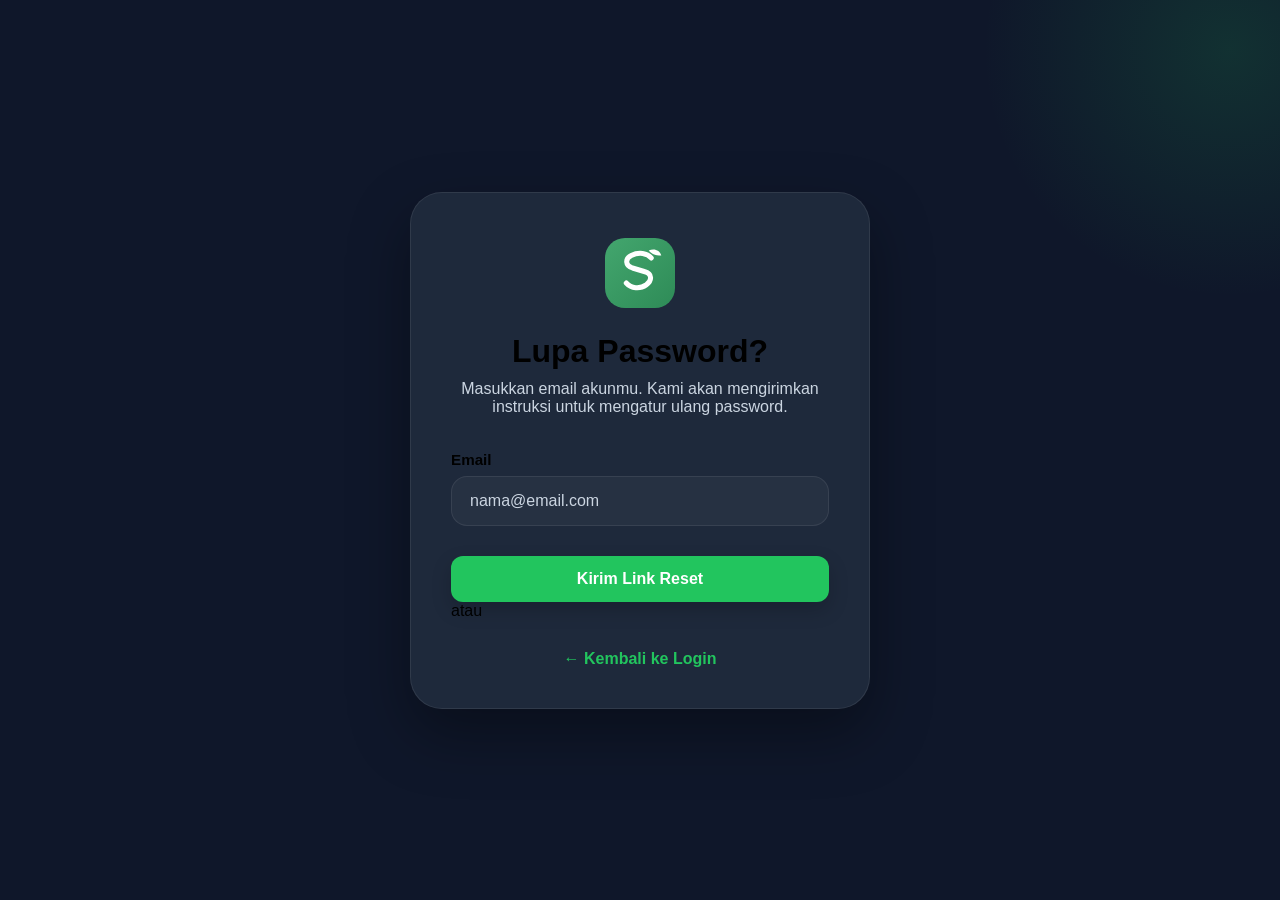
<file: pages/forgot-password.html>
<!DOCTYPE html>
<html lang="id">

<head>

    <meta charset="UTF-8">

    <meta
        name="viewport"
        content="width=device-width, initial-scale=1.0">

    <title>Lupa Password • Savora</title>

    <link
        rel="icon"
        href="../assets/svg/favicon.svg">

    <link
        rel="stylesheet"
        href="../assets/css/variables.css">

    <link
        rel="stylesheet"
        href="../assets/css/components.css">

    <link
        rel="stylesheet"
        href="../assets/css/auth.css">

</head>

<body class="auth">

    <div class="auth-card">

        <!-- Header -->

        <div class="auth-header">

            <img
                src="../assets/svg/logo.svg"
                alt="Savora"
                class="auth-logo">

            <h1>Lupa Password?</h1>

            <p>

                Masukkan email akunmu.
                Kami akan mengirimkan
                instruksi untuk mengatur
                ulang password.

            </p>

        </div>

        <!-- Form -->

        <form
            class="auth-form"
            action="#"
            method="post">

            <div class="form-group">

                <label for="email">

                    Email

                </label>

                <input
                    type="email"
                    id="email"
                    class="form-input"
                    placeholder="nama@email.com"
                    required>

            </div>

            <button
                type="submit"
                class="btn btn-primary w-100">

                Kirim Link Reset

            </button>

        </form>

        <div class="auth-divider">

            <span>atau</span>

        </div>

        <div class="auth-footer">

            <a href="login.html">

                ← Kembali ke Login

            </a>

        </div>

    </div>

</body>

</html>
</file>
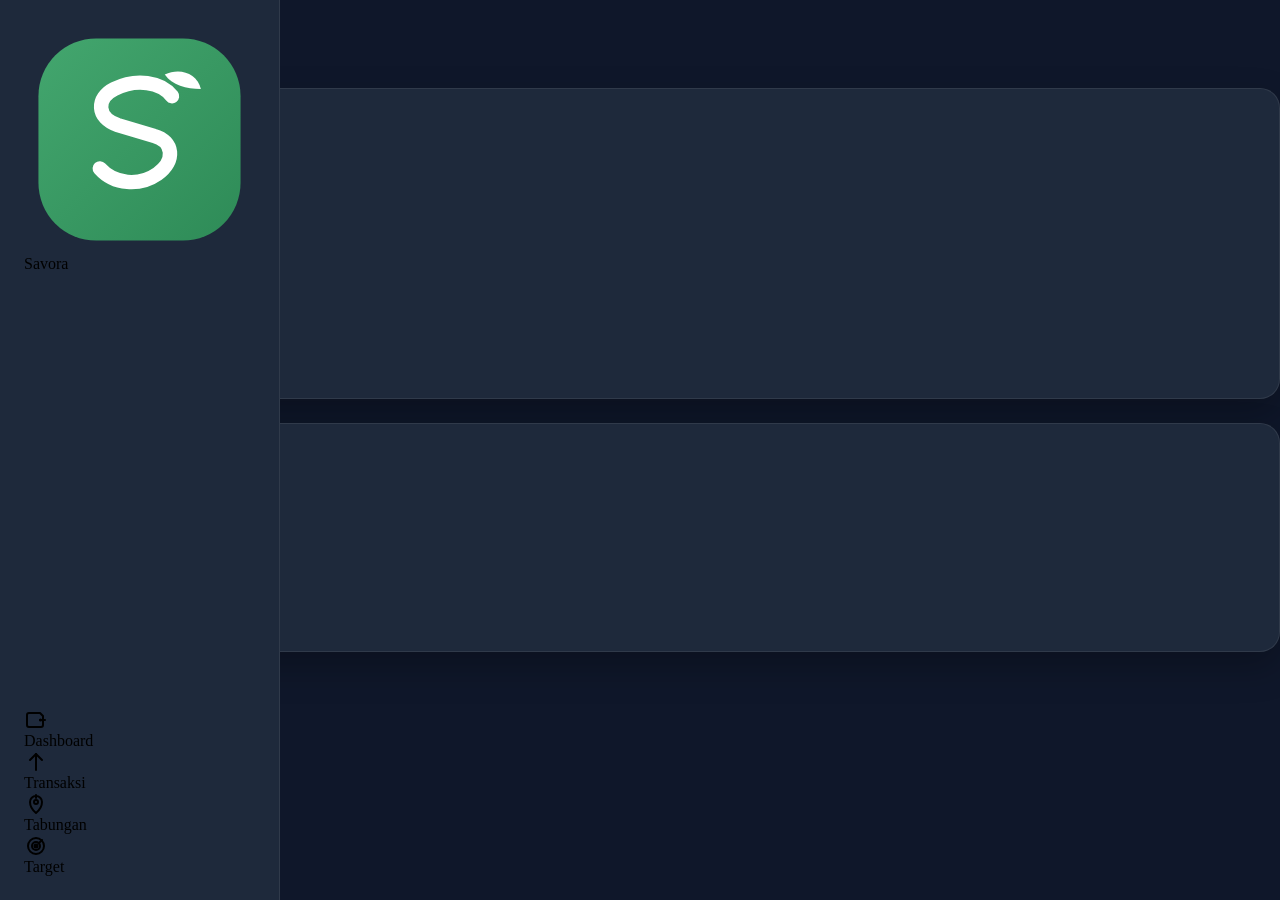
<file: pages/goals.html>
<!DOCTYPE html>
<html lang="id">

<head>

<meta charset="UTF-8">

<meta name="viewport" content="width=device-width, initial-scale=1.0">

<title>Goals - Savora</title>

<link rel="icon" href="../assets/svg/favicon.svg">

<link rel="stylesheet" href="../assets/css/variables.css">
<link rel="stylesheet" href="../assets/css/style.css">
<link rel="stylesheet" href="../assets/css/components.css">
<link rel="stylesheet" href="../assets/css/dashboard.css">

</head>


<body>


<div class="dashboard">


<aside class="sidebar">


<div class="sidebar-logo">

<img src="../assets/svg/logo.svg">

<span class="sidebar-title">
Savora
</span>

</div>



<nav class="sidebar-menu">


<a href="dashboard.html"
class="sidebar-link">

<img src="../assets/svg/wallet.svg" width="24">

<span>
Dashboard
</span>

</a>



<a href="transactions.html"
class="sidebar-link">

<img src="../assets/svg/income.svg" width="24">

<span>
Transaksi
</span>

</a>



<a href="savings.html"
class="sidebar-link">

<img src="../assets/svg/saving.svg" width="24">

<span>
Tabungan
</span>

</a>



<a class="sidebar-link active">

<img src="../assets/svg/goal.svg" width="24">

<span>
Target
</span>

</a>


</nav>


</aside>





<main class="main">


<header class="topbar">

<h1>
Target Keuangan
</h1>


<button
class="btn btn-outline"
onclick="Theme.toggle()">

🌙

</button>


</header>





<section class="card">


<h2>
Buat Target Baru
</h2>



<form id="goalForm"
class="auth-form">


<div class="form-group">

<label class="form-label">
Nama Target
</label>

<input
id="goalName"
class="input"
placeholder="Contoh: Beli Laptop"
required>

</div>



<div class="form-group">

<label class="form-label">
Target Nominal
</label>

<input
id="goalAmount"
type="number"
class="input"
placeholder="5000000"
required>

</div>



<button class="btn btn-primary">

Tambah Target

</button>


</form>


</section>







<section class="card"
style="margin-top:24px">


<h2>
Daftar Target
</h2>


<div id="goalList"
class="transaction-list">

</div>


</section>




</main>


</div>







<script src="../assets/js/storage.js"></script>

<script src="../assets/js/theme.js"></script>



<script>


const goalKey =
"savora_goals";



function getGoals(){

return Storage.get(goalKey) || [];

}



function saveGoals(data){

Storage.set(goalKey,data);

}




function renderGoals(){


const list =
document.getElementById("goalList");


const goals =
getGoals();



if(goals.length===0){

list.innerHTML =
"<p>Belum ada target.</p>";

return;

}



list.innerHTML =
goals.map((goal,index)=>`


<div class="transaction-item">


<div>

<strong>
${goal.name}
</strong>

<p>
Target:
Rp${Number(goal.amount)
.toLocaleString("id-ID")}
</p>

</div>


<button
class="btn btn-danger"
onclick="deleteGoal(${index})">

Hapus

</button>


</div>


`).join("");

}




document
.getElementById("goalForm")
.addEventListener(
"submit",
(e)=>{


e.preventDefault();



const goals =
getGoals();



goals.push({

name:goalName.value,

amount:Number(goalAmount.value)

});



saveGoals(goals);


e.target.reset();


renderGoals();


});





function deleteGoal(index){

const goals =
getGoals();


goals.splice(index,1);


saveGoals(goals);


renderGoals();

}



renderGoals();


</script>


</body>

</html>
</file>
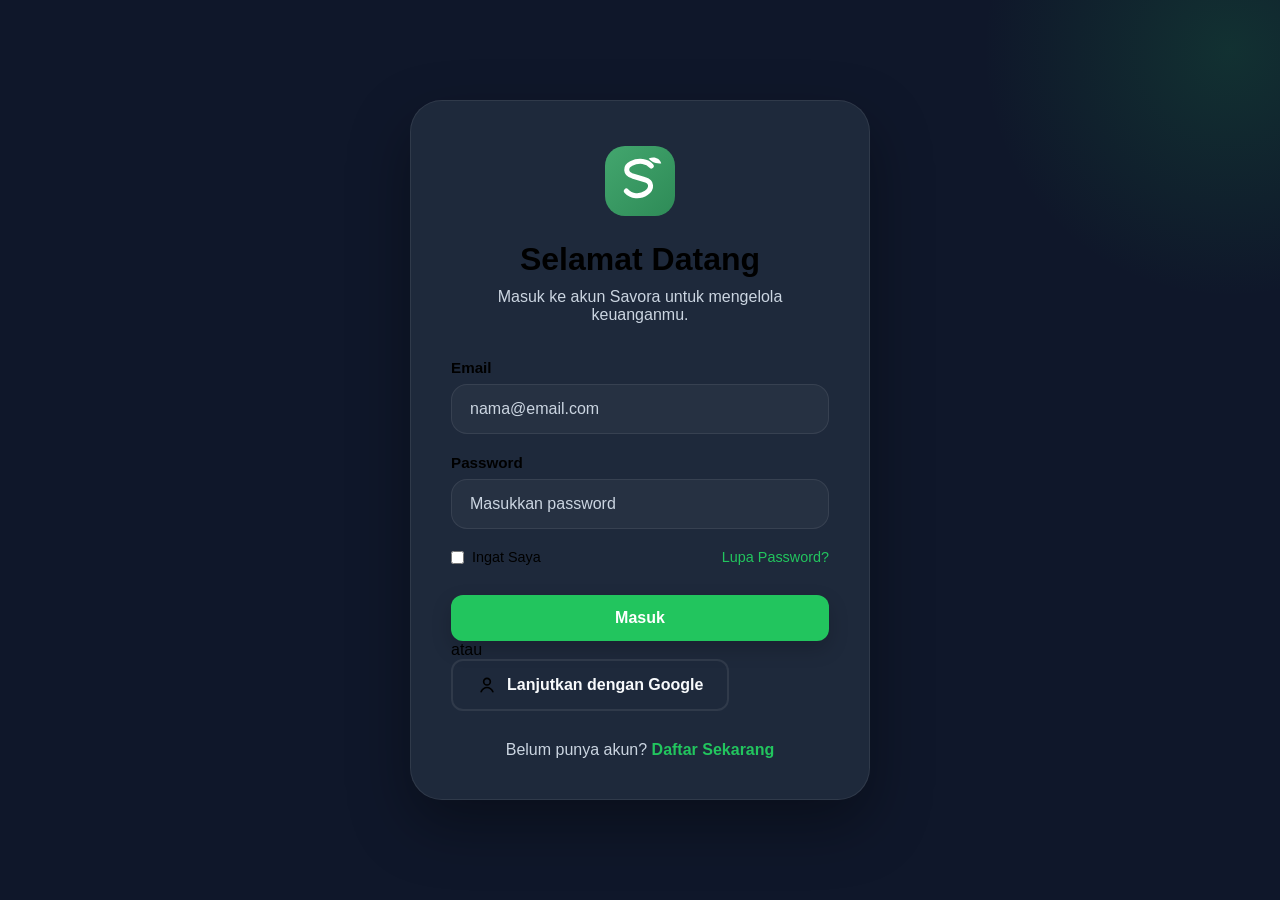
<file: pages/login.html>
<!DOCTYPE html>
<html lang="id">

<head>

<meta charset="UTF-8">

<meta
name="viewport"
content="width=device-width, initial-scale=1.0">

<title>Login • Savora</title>

<link rel="icon"
href="../assets/svg/favicon.svg">

<link rel="stylesheet"
href="../assets/css/variables.css">

<link rel="stylesheet"
href="../assets/css/components.css">

<link rel="stylesheet"
href="../assets/css/auth.css">

</head>

<body class="auth">

<!-- ==========================================
     AUTH CARD
========================================== -->

<div class="auth-card">

    <div class="auth-header">

        <img
            src="../assets/svg/logo.svg"
            alt="Savora"
            class="auth-logo">

        <h1>Selamat Datang</h1>

        <p>

            Masuk ke akun Savora
            untuk mengelola keuanganmu.

        </p>

    </div>

    <form
        class="auth-form"
        action="#"
        method="post">

        <!-- Email -->

        <div class="form-group">

            <label for="email">

                Email

            </label>

            <input
                type="email"
                id="email"
                class="form-input"
                placeholder="nama@email.com"
                autocomplete="email"
                required>

        </div>

        <!-- Password -->

        <div class="form-group">

            <label for="password">

                Password

            </label>

            <input
                type="password"
                id="password"
                class="form-input"
                placeholder="Masukkan password"
                autocomplete="current-password"
                required>

        </div>

        <!-- Options -->

        <div class="form-options">

            <label>

                <input
                    type="checkbox">

                Ingat Saya

            </label>

            <a href="#">

                Lupa Password?

            </a>

        </div>

        <!-- Login -->

        <button
            type="submit"
            class="btn btn-primary w-100">

            Masuk

        </button>

    </form>

    <div class="auth-divider">

        <span>atau</span>

    </div>

    <button
        class="btn btn-outline w-100">

        <img
            src="../assets/svg/profile.svg"
            alt="Google"
            width="20"
            height="20">

        Lanjutkan dengan Google

    </button>

    <div class="auth-footer">

        Belum punya akun?

        <a href="register.html">

            Daftar Sekarang

        </a>

    </div>

</div>

<script src="../assets/js/storage.js"></script>
<script src="../assets/js/auth.js"></script>
<script src="../assets/js/login.js"></script>

</body>

</html>
</file>
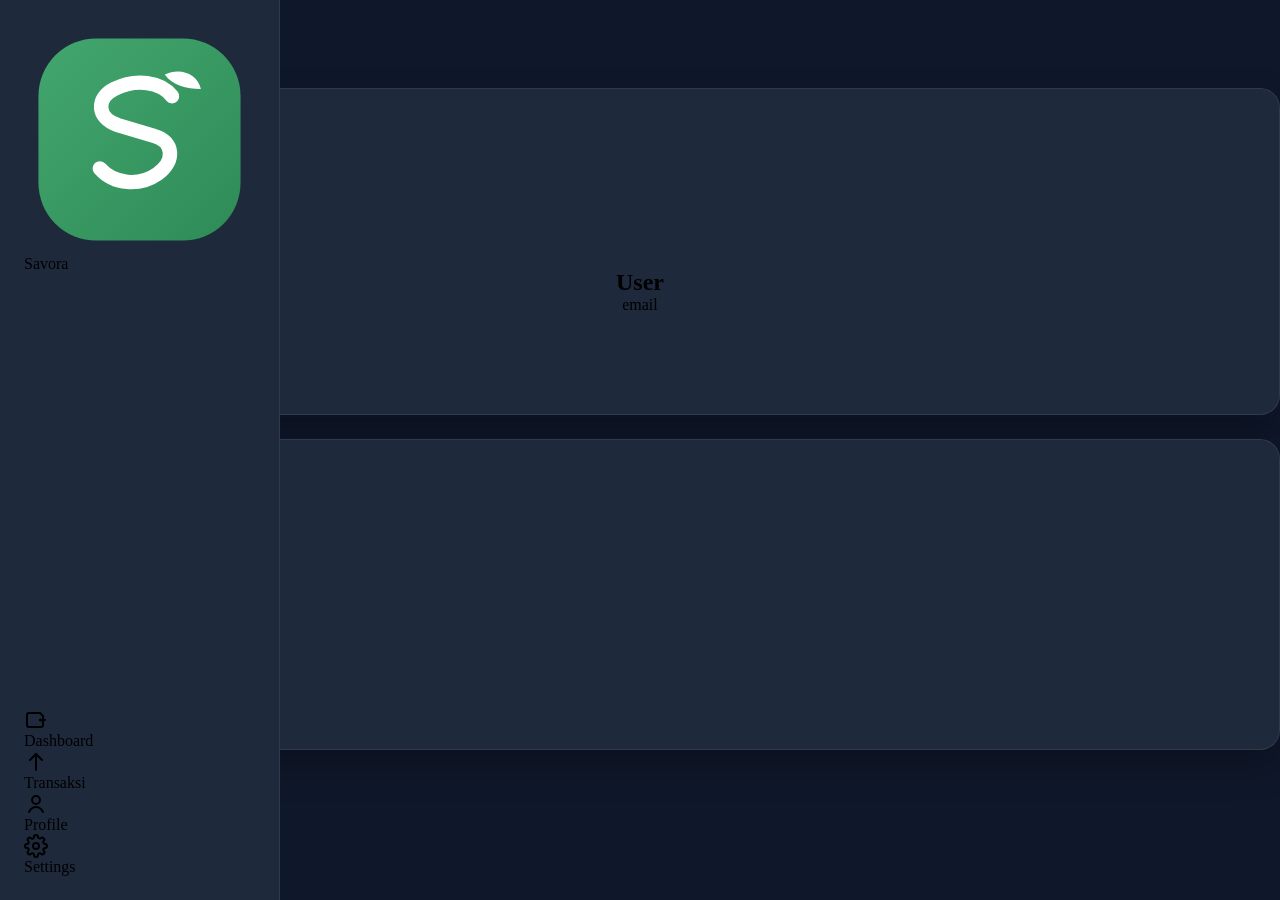
<file: pages/profile.html>
<!DOCTYPE html>
<html lang="id">

<head>

<meta charset="UTF-8">

<meta name="viewport" content="width=device-width, initial-scale=1.0">

<title>Profile - Savora</title>

<link rel="icon" href="../assets/svg/favicon.svg">

<link rel="stylesheet" href="../assets/css/variables.css">
<link rel="stylesheet" href="../assets/css/style.css">
<link rel="stylesheet" href="../assets/css/components.css">
<link rel="stylesheet" href="../assets/css/dashboard.css">

</head>


<body>


<div class="dashboard">


<aside class="sidebar">


<div class="sidebar-logo">

<img src="../assets/svg/logo.svg">

<span class="sidebar-title">
Savora
</span>

</div>


<nav class="sidebar-menu">


<a href="dashboard.html"
class="sidebar-link">

<img src="../assets/svg/wallet.svg" width="24">

<span>
Dashboard
</span>

</a>


<a href="transactions.html"
class="sidebar-link">

<img src="../assets/svg/income.svg" width="24">

<span>
Transaksi
</span>

</a>


<a class="sidebar-link active">

<img src="../assets/svg/profile.svg" width="24">

<span>
Profile
</span>

</a>


<a href="settings.html"
class="sidebar-link">

<img src="../assets/svg/settings.svg" width="24">

<span>
Settings
</span>

</a>


</nav>


</aside>





<main class="main">


<header class="topbar">

<h1>
Profile
</h1>


<button
class="btn btn-outline"
onclick="Theme.toggle()">

🌙

</button>


</header>





<section class="card">


<div style="text-align:center">


<img src="../assets/svg/profile.svg"
width="80">


<h2 id="userName">
User
</h2>


<p id="userEmail">
email
</p>


</div>


</section>







<section class="card"
style="margin-top:24px">


<h2>
Informasi Akun
</h2>


<form id="profileForm"
class="auth-form">


<div class="form-group">

<label class="form-label">
Nama
</label>

<input
id="name"
class="input">

</div>



<div class="form-group">

<label class="form-label">
Email
</label>

<input
id="email"
class="input"
disabled>

</div>



<button class="btn btn-primary">

Simpan

</button>


</form>


</section>







<button
class="btn btn-danger"
style="margin-top:24px"
onclick="Auth.logout()">

Logout

</button>





</main>


</div>







<script src="../assets/js/storage.js"></script>

<script src="../assets/js/theme.js"></script>

<script src="../assets/js/auth.js"></script>



<script>


const user =
Auth.currentUser();



if(user){


userName.textContent =
user.name;


userEmail.textContent =
user.email;


name.value =
user.name;


email.value =
user.email;


}





profileForm.addEventListener(
"submit",
(e)=>{


e.preventDefault();


const users =
Storage.get("savora_users") || [];



const index =
users.findIndex(
u=>u.email===user.email
);



if(index !== -1){


users[index].name =
name.value;


Storage.set(
"savora_users",
users
);



Storage.set(
Storage.keys.user,
users[index]
);



alert("Profile berhasil diperbarui");


location.reload();


}


});



</script>


</body>

</html>
</file>
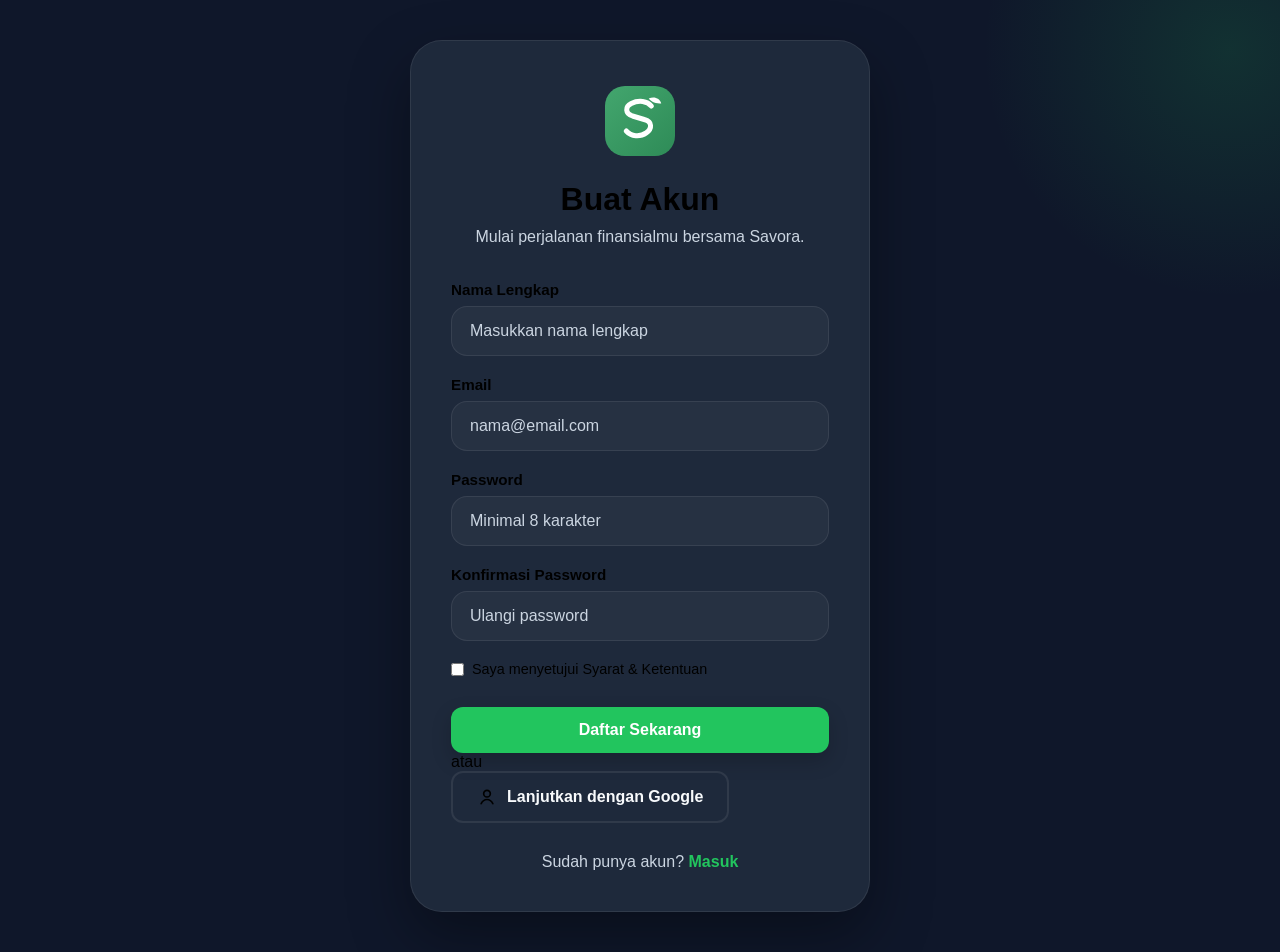
<file: pages/register.html>
<!DOCTYPE html>
<html lang="id">

<head>

    <meta charset="UTF-8">

    <meta
        name="viewport"
        content="width=device-width, initial-scale=1.0">

    <title>Daftar • Savora</title>

    <link
        rel="icon"
        href="../assets/svg/favicon.svg">

    <link
        rel="stylesheet"
        href="../assets/css/variables.css">

    <link
        rel="stylesheet"
        href="../assets/css/components.css">

    <link
        rel="stylesheet"
        href="../assets/css/auth.css">

</head>

<body class="auth">

    <div class="auth-card">

        <!-- Header -->

        <div class="auth-header">

            <img
                src="../assets/svg/logo.svg"
                alt="Savora"
                class="auth-logo">

            <h1>Buat Akun</h1>

            <p>

                Mulai perjalanan finansialmu
                bersama Savora.

            </p>

        </div>

        <!-- Form -->

        <form
            class="auth-form"
            action="#"
            method="post">

            <div class="form-group">

                <label for="fullname">

                    Nama Lengkap

                </label>

                <input
                    type="text"
                    id="fullname"
                    class="form-input"
                    placeholder="Masukkan nama lengkap"
                    required>

            </div>

            <div class="form-group">

                <label for="email">

                    Email

                </label>

                <input
                    type="email"
                    id="email"
                    class="form-input"
                    placeholder="nama@email.com"
                    required>

            </div>

            <div class="form-group">

                <label for="password">

                    Password

                </label>

                <input
                    type="password"
                    id="password"
                    class="form-input"
                    placeholder="Minimal 8 karakter"
                    required>

            </div>

            <div class="form-group">

                <label for="confirmPassword">

                    Konfirmasi Password

                </label>

                <input
                    type="password"
                    id="confirmPassword"
                    class="form-input"
                    placeholder="Ulangi password"
                    required>

            </div>

            <div class="form-options">

                <label>

                    <input
                        type="checkbox"
                        required>

                    Saya menyetujui
                    Syarat & Ketentuan

                </label>

            </div>

            <button
                type="submit"
                class="btn btn-primary w-100">

                Daftar Sekarang

            </button>

        </form>

        <!-- Divider -->

        <div class="auth-divider">

            <span>atau</span>

        </div>

        <!-- Google -->

        <button
            class="btn btn-outline w-100">

            <img
                src="../assets/svg/profile.svg"
                alt=""
                width="20"
                height="20">

            Lanjutkan dengan Google

        </button>

        <!-- Footer -->

        <div class="auth-footer">

            Sudah punya akun?

            <a href="login.html">

                Masuk

            </a>

        </div>

    </div>

</body>

</html>
</file>
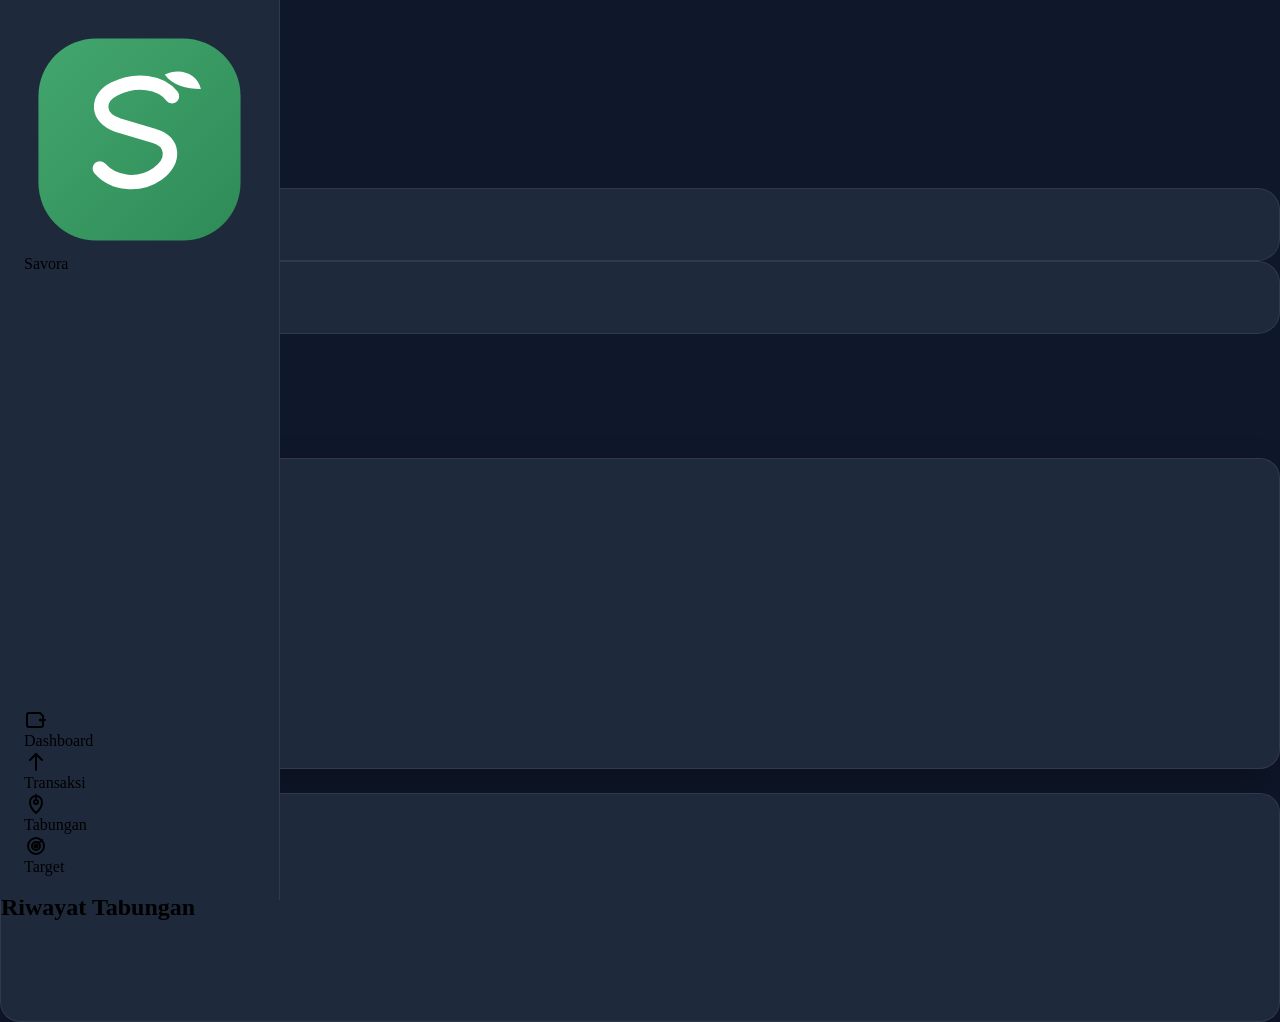
<file: pages/savings.html>
<!DOCTYPE html>
<html lang="id">

<head>

<meta charset="UTF-8">

<meta name="viewport" content="width=device-width, initial-scale=1.0">

<title>Tabungan - Savora</title>

<link rel="icon" href="../assets/svg/favicon.svg">

<link rel="stylesheet" href="../assets/css/variables.css">
<link rel="stylesheet" href="../assets/css/style.css">
<link rel="stylesheet" href="../assets/css/components.css">
<link rel="stylesheet" href="../assets/css/dashboard.css">

</head>


<body>


<div class="dashboard">


<aside class="sidebar">


<div class="sidebar-logo">

<img src="../assets/svg/logo.svg">

<span class="sidebar-title">
Savora
</span>

</div>



<nav class="sidebar-menu">


<a href="dashboard.html"
class="sidebar-link">

<img src="../assets/svg/wallet.svg" width="24">

<span>
Dashboard
</span>

</a>


<a href="transactions.html"
class="sidebar-link">

<img src="../assets/svg/income.svg" width="24">

<span>
Transaksi
</span>

</a>


<a class="sidebar-link active">

<img src="../assets/svg/saving.svg" width="24">

<span>
Tabungan
</span>

</a>


<a href="goals.html"
class="sidebar-link">

<img src="../assets/svg/goal.svg" width="24">

<span>
Target
</span>

</a>


</nav>


</aside>





<main class="main">


<header class="topbar">


<h1>
Tabungan
</h1>


<button 
class="btn btn-outline"
onclick="Theme.toggle()">

🌙

</button>


</header>





<section class="stats-grid">


<div class="stat-card">

<p class="stat-title">
Total Tabungan
</p>


<h2 id="savingTotal">
Rp0
</h2>


</div>



<div class="stat-card">

<p class="stat-title">
Jumlah Setoran
</p>


<h2 id="savingCount">
0
</h2>


</div>


</section>







<section class="card"
style="margin-top:24px">


<h2>
Tambah Tabungan
</h2>



<form id="savingForm"
class="auth-form">



<div class="form-group">

<label class="form-label">
Nama Tabungan
</label>


<input 
id="savingName"
class="input"
placeholder="Contoh: Laptop Baru"
required>


</div>




<div class="form-group">

<label class="form-label">
Jumlah
</label>


<input
id="savingAmount"
type="number"
class="input"
placeholder="50000"
required>


</div>




<button class="btn btn-primary">

Simpan

</button>


</form>


</section>







<section class="card"
style="margin-top:24px">


<h2>
Riwayat Tabungan
</h2>


<div id="savingList"
class="transaction-list">

</div>


</section>



</main>


</div>







<script src="../assets/js/storage.js"></script>

<script src="../assets/js/theme.js"></script>

<script src="../assets/js/transaction.js"></script>



<script>


const savingForm =
document.getElementById("savingForm");


const savingList =
document.getElementById("savingList");



function renderSaving(){


const data =
Transaction.savings();



document.getElementById("savingTotal")
.textContent =
new Intl.NumberFormat(
"id-ID",
{
style:"currency",
currency:"IDR",
maximumFractionDigits:0
}
).format(
Transaction.total("saving")
);



document.getElementById("savingCount")
.textContent =
data.length;



if(data.length===0){

savingList.innerHTML =
"<p>Belum ada tabungan.</p>";

return;

}



savingList.innerHTML =
data.map(item=>`

<div class="transaction-item">


<div>

<strong>
${item.title}
</strong>

</div>


<strong>
Rp${Number(item.amount)
.toLocaleString("id-ID")}
</strong>


</div>


`).join("");

}



savingForm.addEventListener(
"submit",
(e)=>{


e.preventDefault();


Transaction.add({

title:savingName.value,

amount:Number(
savingAmount.value
),

type:"saving",

category:"Tabungan"


});


savingForm.reset();

renderSaving();


});



renderSaving();


</script>


</body>

</html>
</file>
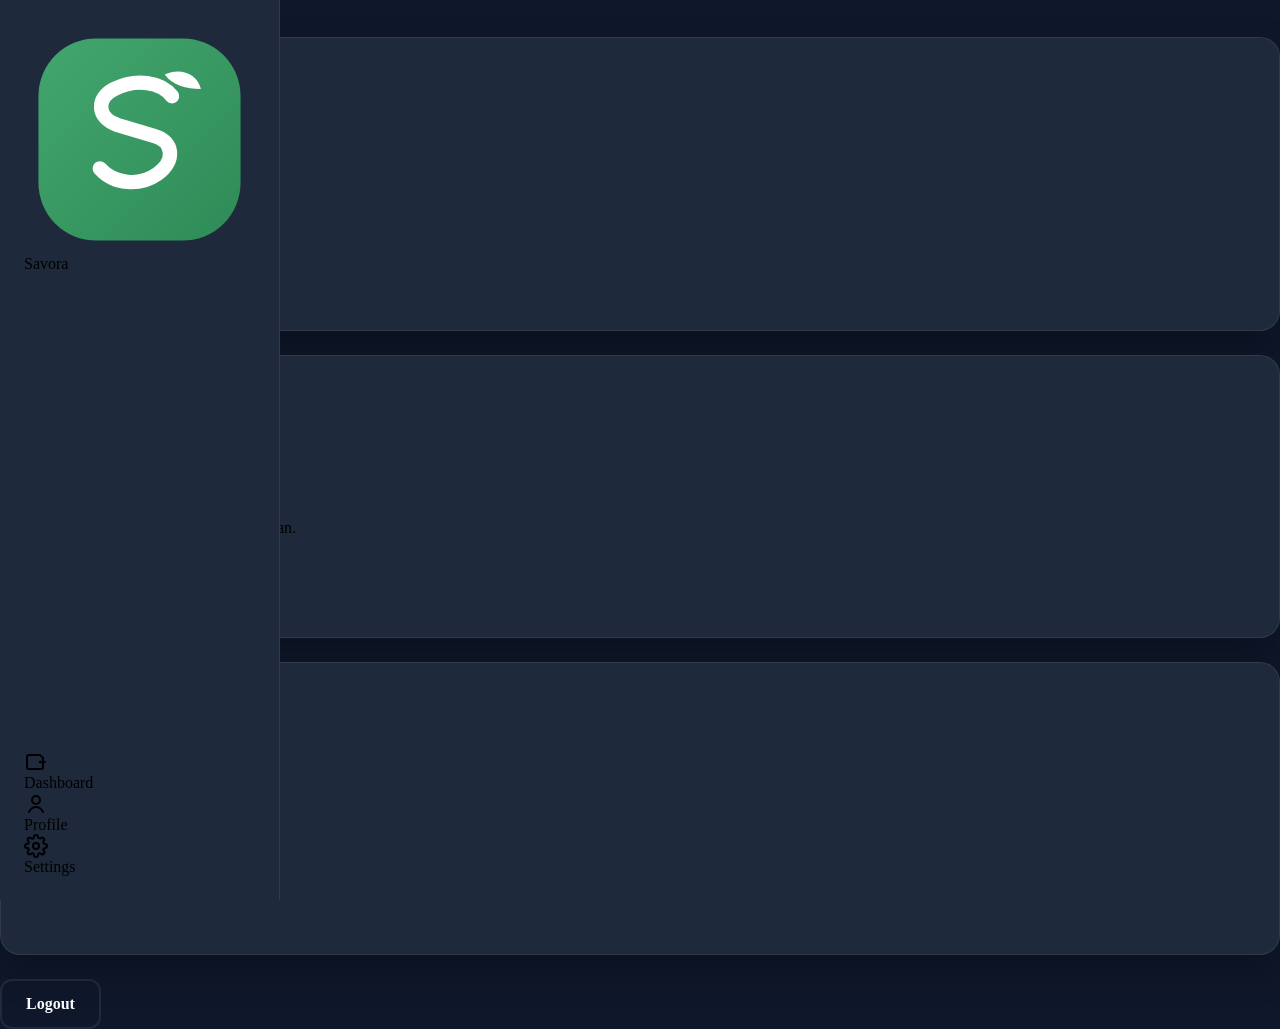
<file: pages/settings.html>
<!DOCTYPE html>
<html lang="id">

<head>

<meta charset="UTF-8">

<meta name="viewport" content="width=device-width, initial-scale=1.0">

<title>Settings - Savora</title>

<link rel="icon" href="../assets/svg/favicon.svg">

<link rel="stylesheet" href="../assets/css/variables.css">
<link rel="stylesheet" href="../assets/css/style.css">
<link rel="stylesheet" href="../assets/css/components.css">
<link rel="stylesheet" href="../assets/css/dashboard.css">

</head>


<body>


<div class="dashboard">


<aside class="sidebar">


<div class="sidebar-logo">

<img src="../assets/svg/logo.svg">

<span class="sidebar-title">
Savora
</span>

</div>


<nav class="sidebar-menu">


<a href="dashboard.html"
class="sidebar-link">

<img src="../assets/svg/wallet.svg" width="24">

<span>
Dashboard
</span>

</a>



<a href="profile.html"
class="sidebar-link">

<img src="../assets/svg/profile.svg" width="24">

<span>
Profile
</span>

</a>



<a class="sidebar-link active">

<img src="../assets/svg/settings.svg" width="24">

<span>
Settings
</span>

</a>


</nav>


</aside>





<main class="main">


<header class="topbar">


<h1>
Settings
</h1>


</header>







<section class="card">


<h2>
Tampilan
</h2>


<p>
Atur tema aplikasi
</p>


<button
class="btn btn-primary"
onclick="Theme.toggle()">

Ganti Tema 🌙

</button>


</section>







<section class="card"
style="margin-top:24px">


<h2>
Tentang Savora
</h2>


<p>
Savora Finance Tracker
</p>


<p>
Versi:
<strong>
1.0.0
</strong>
</p>


<p>
Smart money management untuk masa depan.
</p>


</section>







<section class="card"
style="margin-top:24px">


<h2>
Data Aplikasi
</h2>


<p>
Hapus seluruh data lokal Savora.
</p>


<button
class="btn btn-danger"
onclick="resetData()">

Reset Data

</button>


</section>






<button
class="btn btn-outline"
style="margin-top:24px"
onclick="Auth.logout()">

Logout

</button>



</main>


</div>







<script src="../assets/js/storage.js"></script>

<script src="../assets/js/theme.js"></script>

<script src="../assets/js/auth.js"></script>



<script>


function resetData(){


const confirmReset =
confirm(
"Yakin ingin menghapus semua data Savora?"
);



if(confirmReset){


Storage.clear();


alert(
"Data berhasil dihapus."
);



location.href="register.html";


}


}


</script>



</body>

</html>
</file>
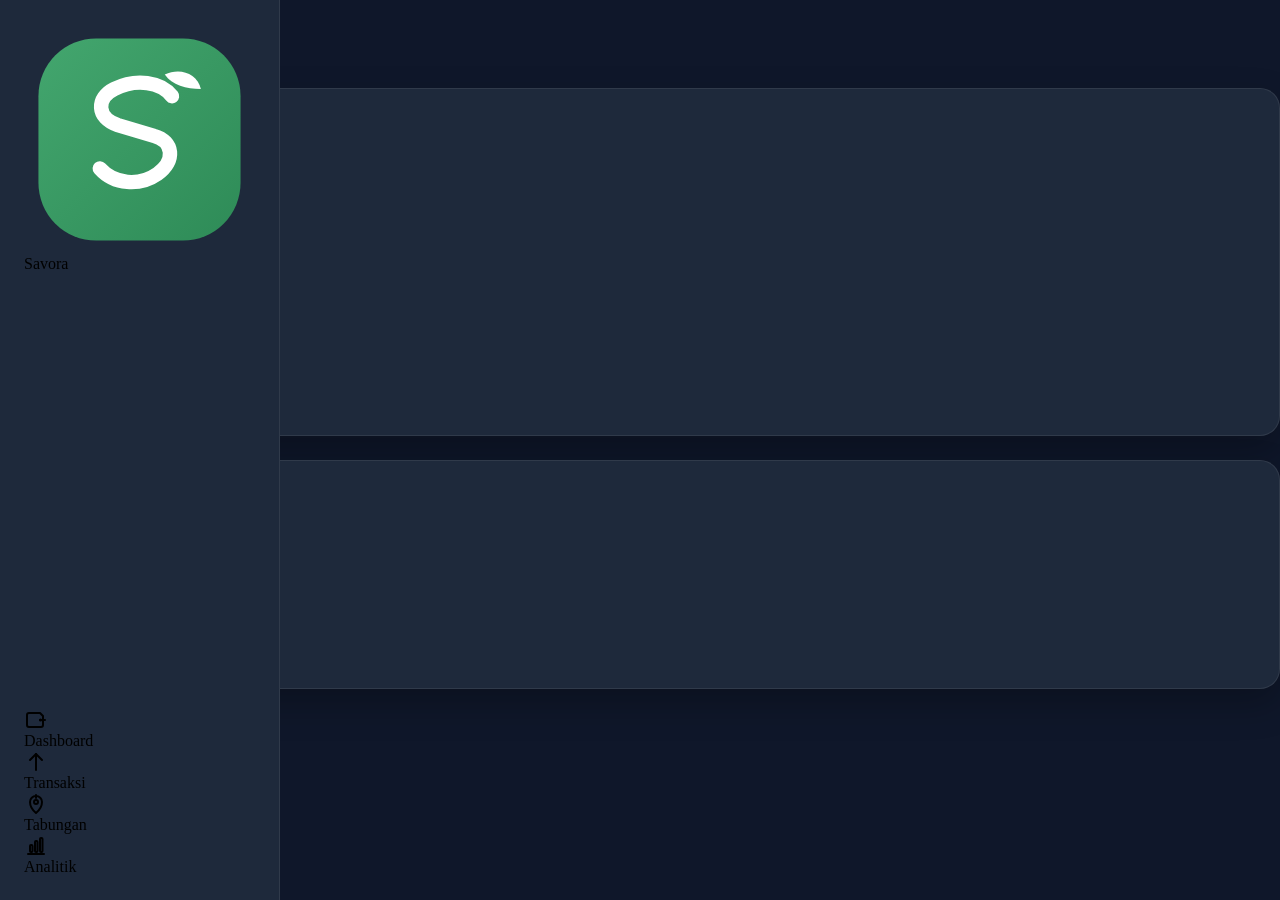
<file: pages/transactions.html>
<!DOCTYPE html>
<html lang="id">

<head>

<meta charset="UTF-8">

<meta name="viewport" content="width=device-width, initial-scale=1.0">

<title>Transactions - Savora</title>

<link rel="icon" href="../assets/svg/favicon.svg">

<link rel="stylesheet" href="../assets/css/variables.css">
<link rel="stylesheet" href="../assets/css/style.css">
<link rel="stylesheet" href="../assets/css/components.css">
<link rel="stylesheet" href="../assets/css/dashboard.css">

</head>


<body>


<div class="dashboard">


<aside class="sidebar">


<div class="sidebar-logo">

<img src="../assets/svg/logo.svg">

<span class="sidebar-title">
Savora
</span>

</div>


<nav class="sidebar-menu">


<a href="dashboard.html"
class="sidebar-link">

<img src="../assets/svg/wallet.svg" width="24">

<span>Dashboard</span>

</a>


<a class="sidebar-link active">

<img src="../assets/svg/income.svg" width="24">

<span>Transaksi</span>

</a>


<a href="savings.html"
class="sidebar-link">

<img src="../assets/svg/saving.svg" width="24">

<span>Tabungan</span>

</a>


<a href="analytics.html"
class="sidebar-link">

<img src="../assets/svg/analytics.svg" width="24">

<span>Analitik</span>

</a>


</nav>


</aside>





<main class="main">


<header class="topbar">

<h1>
Transaksi
</h1>


<button 
class="btn btn-outline"
onclick="Theme.toggle()">

🌙

</button>


</header>





<!-- FORM -->

<section class="card">


<h2>
Tambah Transaksi
</h2>


<form id="transactionForm"
class="auth-form">


<div class="form-group">

<label class="form-label">
Judul
</label>

<input
id="title"
class="input"
placeholder="Contoh: Gaji, Makan, Belanja"
required>

</div>



<div class="form-group">

<label class="form-label">
Jumlah
</label>

<input
id="amount"
type="number"
class="input"
placeholder="10000"
required>

</div>



<div class="form-group">

<label class="form-label">
Jenis
</label>


<select id="type"
class="input">


<option value="income">
Pemasukan
</option>


<option value="expense">
Pengeluaran
</option>


<option value="saving">
Tabungan
</option>


</select>


</div>



<div class="form-group">

<label class="form-label">
Kategori
</label>


<input
id="category"
class="input"
placeholder="Makanan">

</div>



<button class="btn btn-primary">

Tambah

</button>


</form>


</section>





<!-- LIST -->


<section class="card"
style="margin-top:24px">


<h2>
Riwayat Transaksi
</h2>


<div id="transactionList"
class="transaction-list">

</div>


</section>




</main>


</div>





<script src="../assets/js/storage.js"></script>

<script src="../assets/js/theme.js"></script>

<script src="../assets/js/transaction.js"></script>


<script>


const form =
document.getElementById("transactionForm");


const list =
document.getElementById("transactionList");



function renderTransactions(){


const data =
Transaction.all();



if(data.length === 0){

list.innerHTML =
"<p>Belum ada transaksi.</p>";

return;

}



list.innerHTML =
data.map(item => `


<div class="transaction-item">


<div>

<strong>
${item.title}
</strong>

<p>
${item.category}
</p>

</div>



<div>

<strong>
Rp${Number(item.amount).toLocaleString("id-ID")}
</strong>


<br>


<button 
class="btn btn-danger btn-sm"
onclick="removeTransaction(${item.id})">

Hapus

</button>


</div>


</div>


`).join("");

}



form.addEventListener("submit",(e)=>{


e.preventDefault();


Transaction.add({

title:title.value,

amount:Number(amount.value),

type:type.value,

category:category.value

});


form.reset();

renderTransactions();


});



function removeTransaction(id){

Transaction.delete(id);

renderTransactions();

}



renderTransactions();


</script>


</body>

</html>
</file>
<file: assets/css/variables.css>
/* ==========================================
   SAVORA v2
   VARIABLES
========================================== */

:root{

    /* Primary */
    --primary:#22C55E;
    --primary-dark:#16A34A;
    --primary-light:#86EFAC;

    /* Accent */
    --secondary:#38BDF8;
    --warning:#FACC15;
    --danger:#EF4444;

    /* Background */
    --background:#0F172A;
    --surface:#1E293B;
    --surface-light:#334155;

    /* Border */
    --border:rgba(255,255,255,.08);

    /* Text */
    --text:#F8FAFC;
    --text-secondary:#CBD5E1;

    /* Radius */
    --radius-sm:12px;
    --radius:20px;
    --radius-lg:30px;

    /* Shadow */
    --shadow-sm:0 8px 20px rgba(0,0,0,.18);
    --shadow:0 15px 35px rgba(0,0,0,.25);
    --shadow-lg:0 25px 60px rgba(0,0,0,.35);

    /* Transition */
    --transition:.3s ease;

    /* Container */
    --container:1200px;

}
</file>
<file: assets/css/components.css>
/* ==========================================
   SAVORA v2
   COMPONENTS
========================================== */

/* ========= RESET ========= */

*,
*::before,
*::after{

    margin:0;
    padding:0;
    box-sizing:border-box;

    -webkit-tap-highlight-color:transparent;

}

html{

    scroll-behavior:smooth;

}

body{

    font-family:"Inter",sans-serif;

}

img{

    display:block;
    max-width:100%;
    user-select:none;
    -webkit-user-drag:none;

}

a{

    color:inherit;
    text-decoration:none;

}

button{

    font:inherit;
    border:none;
    outline:none;
    background:none;
    cursor:pointer;

}

input,
textarea,
select{

    font:inherit;
    border:none;
    outline:none;
    background:none;

}

ul{

    list-style:none;

}

/* ========= CONTAINER ========= */

.container{

    width:min(var(--container),92%);
    margin:auto;

}

/* ========= BUTTON ========= */

.btn{

    display:inline-flex;

    align-items:center;
    justify-content:center;

    gap:10px;

    padding:14px 24px;

    border-radius:var(--radius-sm);

    font-weight:600;

    transition:var(--transition);

    cursor:pointer;

}

.btn-primary{

    background:var(--primary);

    color:#fff;

    box-shadow:var(--shadow-sm);

}

.btn-primary:hover{

    background:var(--primary-dark);

    transform:translateY(-3px);

}

.btn-outline{

    border:2px solid var(--border);

    color:var(--text);

}

.btn-outline:hover{

    border-color:var(--primary);

    color:var(--primary);

}

/* ========= BADGE ========= */

.badge,
.section-badge{

    display:inline-flex;

    align-items:center;
    justify-content:center;

    padding:8px 16px;

    border-radius:999px;

    background:rgba(34,197,94,.12);

    color:var(--primary);

    font-size:.9rem;

    font-weight:600;

}

/* ========= CARD ========= */

.card{

    background:var(--surface);

    border:1px solid var(--border);

    border-radius:var(--radius);

    box-shadow:var(--shadow);

}

/* ========= SECTION ========= */

.section-header{

    text-align:center;

    max-width:720px;

    margin:0 auto 70px;

}

.section-header h2{

    font-size:clamp(2rem,4vw,3.4rem);

    color:var(--text);

    margin:18px 0;

}

.section-header p{

    color:var(--text-secondary);

    line-height:1.8;

}

/* ========= LOADER ========= */

#loader{

    position:fixed;

    inset:0;

    display:flex;

    align-items:center;
    justify-content:center;

    background:var(--background);

    z-index:9999;

    transition:.5s;

}

#loader.hide{

    opacity:0;

    visibility:hidden;

    pointer-events: none;

    transform: scale(1.05);

}

.loader-content{

    text-align:center;

}

.loader-logo{

    width:90px;

    margin:auto;

    animation:float 3s infinite;

}

.loader-bar{

    width:180px;

    height:6px;

    margin-top:20px;

    border-radius:999px;

    overflow:hidden;

    background:var(--surface-light);

}

.loader-progress{

    width:100%;

    height:100%;

    background:var(--primary);

    animation:loading 1.2s linear;

}

/* ========= ANIMATION ========= */

@keyframes loading{

    from{

        width:0;

    }

    to{

        width:100%;

    }

}

@keyframes float{

    0%{

        transform:translateY(0);

    }

    50%{

        transform:translateY(-10px);

    }

    100%{

        transform:translateY(0);

    }

}
</file>
<file: assets/css/auth.css>
/* ==========================================
   SAVORA v2
   AUTH
========================================== */

.auth{

    min-height:100vh;

    display:flex;

    align-items:center;

    justify-content:center;

    padding:40px 20px;

    background:var(--background);

    position:relative;

    overflow:hidden;

}

.auth::before{

    content:"";

    position:absolute;

    width:500px;

    height:500px;

    top:-200px;

    right:-200px;

    border-radius:50%;

    background:radial-gradient(

        rgba(34,197,94,.15),

        transparent 70%

    );

}

.auth-card{

    width:100%;

    max-width:460px;

    padding:40px;

    border-radius:32px;

    background:var(--surface);

    border:1px solid var(--border);

    box-shadow:var(--shadow-lg);

    position:relative;

    z-index:2;

}

.auth-header{

    text-align:center;

    margin-bottom:35px;

}

.auth-logo{

    width:80px;

    margin:auto auto 20px;

}

.auth-header h1{

    font-size:2rem;

    margin-bottom:10px;

}

.auth-header p{

    color:var(--text-secondary);

}

.auth-form{

    display:flex;

    flex-direction:column;

    gap:20px;

}

.form-group{

    display:flex;

    flex-direction:column;

    gap:8px;

}

.form-group label{

    font-size:.95rem;

    font-weight:600;

}

.form-input{

    width:100%;

    padding:15px 18px;

    border-radius:16px;

    background:rgba(255,255,255,.04);

    border:1px solid var(--border);

    color:var(--text);

    transition:var(--transition);

}

.form-input::placeholder{

    color:var(--text-secondary);

}

.form-input:focus{

    border-color:var(--primary);

    box-shadow:0 0 0 4px rgba(34,197,94,.15);

}

.form-options{

    display:flex;

    justify-content:space-between;

    align-items:center;

    font-size:.9rem;

}

.form-options label{

    display:flex;

    align-items:center;

    gap:8px;

}

.form-options a{

    color:var(--primary);

}

.auth-form .btn{

    margin-top:10px;

    width:100%;

}

.auth-footer{

    margin-top:30px;

    text-align:center;

    color:var(--text-secondary);

}

.auth-footer a{

    color:var(--primary);

    font-weight:600;

}

@media(max-width:480px){

.auth-card{

padding:28px 22px;

}

.auth-header h1{

font-size:1.7rem;

}

}
</file>
<file: assets/css/style.css>
/* ==========================================
   SAVORA v2
   LANDING PAGE
========================================== */

/* ========= BODY ========= */

body{

    background:var(--background);

    color:var(--text);

    overflow-x:hidden;

}

/* ========= SECTION ========= */

section{

    padding:100px 0;

}

/* ========= NAVBAR ========= */

.navbar{

    position:fixed;

    top:0;
    left:0;

    width:100%;

    z-index:1000;

    background:rgba(15,23,42,.75);

    backdrop-filter:blur(18px);

    border-bottom:1px solid var(--border);

    transition:var(--transition);

}

.navbar.scrolled{

    background:rgba(15,23,42,.95);

    box-shadow:var(--shadow-sm);

}

.nav-container{

    height:78px;

    display:flex;

    align-items:center;

    justify-content:space-between;

}

/* ========= LOGO ========= */

.logo{

    display:flex;

    align-items:center;

    gap:12px;

    font-size:1.3rem;

    font-weight:700;

}

.logo img{

    width:46px;

    height:46px;

}

/* ========= NAVIGATION ========= */

.nav-links{

    display:flex;

    align-items:center;

    gap:30px;

}

.nav-links a{

    position:relative;

    color:var(--text-secondary);

    transition:var(--transition);

}

.nav-links a:hover{

    color:var(--primary);

}

.nav-links a::after{

    content:"";

    position:absolute;

    left:0;

    bottom:-8px;

    width:0;

    height:2px;

    background:var(--primary);

    transition:var(--transition);

}

.nav-links a:hover::after{

    width:100%;

}

/* ========= NAV BUTTON ========= */

.nav-actions{

    display:flex;

    align-items:center;

    gap:15px;

}

/* ==========================================
   HAMBURGER MENU
========================================== */

.menu-btn{

    display:none;

    width:48px;
    height:48px;

    border-radius:14px;

    background:rgba(255,255,255,.05);

    align-items:center;
    justify-content:center;

    flex-direction:column;

    gap:6px;

    transition:var(--transition);

}

.menu-btn:hover{

    background:rgba(255,255,255,.08);

}

.menu-btn span{

    width:24px;
    height:2px;

    border-radius:999px;

    background:var(--text);

    transition:var(--transition);

}

.menu-btn.active span:nth-child(1){

    transform:translateY(8px) rotate(45deg);

}

.menu-btn.active span:nth-child(2){

    opacity:0;

}

.menu-btn.active span:nth-child(3){

    transform:translateY(-8px) rotate(-45deg);

}

/* ==========================================
   MOBILE MENU
========================================== */

.mobile-menu{

    position:fixed;

    top:90px;

    left:16px;
    right:16px;

    padding:24px;

    display:flex;

    flex-direction:column;

    gap:18px;

    border-radius:24px;

    background:rgba(30,41,59,.97);

    backdrop-filter:blur(20px);

    border:1px solid var(--border);

    box-shadow:var(--shadow-lg);

    opacity:0;

    visibility:hidden;

    transform:translateY(-20px);

    transition:var(--transition);

    z-index:999;

}

.mobile-menu.active{

    opacity:1;

    visibility:visible;

    transform:translateY(0);

}

.mobile-menu a{

    color:var(--text-secondary);

    font-weight:600;

    transition:var(--transition);

}

.mobile-menu a:hover{

    color:var(--primary);

}

.mobile-menu .btn{

    width:100%;

    margin-top:8px;

}

/* ==========================================
   RESPONSIVE NAVBAR
========================================== */

@media (max-width:992px){

    .nav-links,
    .nav-actions{

        display:none;

    }

    .menu-btn{

        display:flex;

    }

}

@media (min-width:993px){

    .mobile-menu{

        display:none;

    }

}

/* ==========================================
   HERO
========================================== */

.hero{

    padding-top:160px;

    padding-bottom:100px;

    position:relative;

    overflow:hidden;

}

.hero::before{

    content:"";

    position:absolute;

    width:500px;
    height:500px;

    top:-180px;
    right:-180px;

    border-radius:50%;

    background:radial-gradient(
        rgba(34,197,94,.18),
        transparent 70%
    );

    pointer-events:none;

}

.hero-container{

    display:grid;

    grid-template-columns:1.1fr .9fr;

    align-items:center;

    gap:70px;

}

.hero-content{

    position:relative;

    z-index:2;

}

.hero-badge{

    display:inline-flex;

    align-items:center;

    gap:8px;

    margin-bottom:24px;

}

.hero-title{

    font-size:clamp(2.7rem,6vw,4.8rem);

    line-height:1.1;

    font-weight:800;

    margin-bottom:24px;

}

.hero-title span{

    color:var(--primary);

}

.hero-description{

    font-size:1.1rem;

    line-height:1.9;

    color:var(--text-secondary);

    max-width:560px;

    margin-bottom:40px;

}

.hero-buttons{

    display:flex;

    gap:18px;

    flex-wrap:wrap;

    margin-bottom:50px;

}

.hero-stats{

    display:flex;

    gap:35px;

    flex-wrap:wrap;

}

.hero-stat h3{

    font-size:2rem;

    color:var(--primary);

    margin-bottom:6px;

}

.hero-stat p{

    color:var(--text-secondary);

    font-size:.95rem;

}

.hero-image{

    display:flex;

    justify-content:center;

    align-items:center;

}

.hero-image img{

    width:min(380px,90%);

    animation:float 4s ease-in-out infinite;

    filter:drop-shadow(0 20px 45px rgba(34,197,94,.25));

}

@media(max-width:992px){

.hero{

padding-top:130px;

}

.hero-container{

grid-template-columns:1fr;

text-align:center;

gap:50px;

}

.hero-description{

margin-inline:auto;

}

.hero-buttons{

justify-content:center;

}

.hero-stats{

justify-content:center;

}

}

/* ==========================================
   FEATURES
========================================== */

.features{

    position:relative;

    padding:100px 0;

}

.features-grid{

    display:grid;

    grid-template-columns:repeat(3,1fr);

    gap:28px;

}

.feature-card{

    padding:32px;

    border-radius:var(--radius);

    background:rgba(30,41,59,.75);

    border:1px solid var(--border);

    backdrop-filter:blur(18px);

    transition:var(--transition);

    box-shadow:var(--shadow-sm);

}

.feature-card:hover{

    transform:translateY(-8px);

    box-shadow:var(--shadow-lg);

    border-color:rgba(34,197,94,.35);

}

.feature-icon{

    width:68px;

    height:68px;

    display:flex;

    align-items:center;

    justify-content:center;

    margin-bottom:24px;

    border-radius:18px;

    background:rgba(34,197,94,.12);

}

.feature-icon img{

    width:34px;

    height:34px;

}

.feature-card h3{

    font-size:1.35rem;

    margin-bottom:14px;

}

.feature-card p{

    color:var(--text-secondary);

    line-height:1.8;

}

.feature-card{

    position:relative;

    overflow:hidden;

}

.feature-card::before{

    content:"";

    position:absolute;

    inset:0;

    background:linear-gradient(
        135deg,
        rgba(34,197,94,.08),
        transparent
    );

    opacity:0;

    transition:var(--transition);

}

.feature-card:hover::before{

    opacity:1;

}

@media(max-width:992px){

    .features-grid{

        grid-template-columns:repeat(2,1fr);

    }

}

@media(max-width:640px){

    .features-grid{

        grid-template-columns:1fr;

    }

}

/* ==========================================
   CTA
========================================== */

.cta{

    padding:110px 0;

}

.cta-card{

    position:relative;

    overflow:hidden;

    padding:70px 40px;

    border-radius:var(--radius-lg);

    text-align:center;

    background:linear-gradient(
        135deg,
        rgba(34,197,94,.15),
        rgba(56,189,248,.10)
    );

    border:1px solid var(--border);

    backdrop-filter:blur(20px);

    box-shadow:var(--shadow-lg);

}

.cta-card::before{

    content:"";

    position:absolute;

    width:350px;
    height:350px;

    top:-180px;
    right:-180px;

    border-radius:50%;

    background:radial-gradient(
        rgba(34,197,94,.18),
        transparent 70%
    );

    pointer-events:none;

}

.cta-content{

    position:relative;

    z-index:2;

}

.cta-content h2{

    font-size:clamp(2rem,4vw,3.5rem);

    margin-bottom:20px;

}

.cta-content p{

    max-width:650px;

    margin:0 auto 35px;

    color:var(--text-secondary);

    line-height:1.8;

}

.cta-buttons{

    display:flex;

    justify-content:center;

    gap:18px;

    flex-wrap:wrap;

}

@media(max-width:768px){

    .cta-card{

        padding:50px 24px;

    }

    .cta-buttons{

        flex-direction:column;

    }

    .cta-buttons .btn{

        width:100%;

    }

}

/* ==========================================
   FAQ
========================================== */

.faq{

    padding:100px 0;

}

.faq-list{

    max-width:850px;

    margin:60px auto 0;

    display:flex;

    flex-direction:column;

    gap:18px;

}

.faq-item{

    background:var(--surface);

    border:1px solid var(--border);

    border-radius:var(--radius);

    overflow:hidden;

    transition:var(--transition);

}

.faq-item:hover{

    border-color:rgba(34,197,94,.25);

    box-shadow:var(--shadow-sm);

}

.faq-item summary{

    display:flex;

    align-items:center;

    justify-content:space-between;

    cursor:pointer;

    padding:22px 24px;

    font-size:1.05rem;

    font-weight:600;

    list-style:none;

}

.faq-item summary::-webkit-details-marker{

    display:none;

}

.faq-item summary::after{

    content:"+";

    font-size:1.5rem;

    color:var(--primary);

    transition:var(--transition);

}

.faq-item[open] summary::after{

    transform:rotate(45deg);

}

.faq-item p{

    padding:0 24px 24px;

    color:var(--text-secondary);

    line-height:1.8;

}

.faq-item{

    transition:

        border-color .3s ease,

        box-shadow .3s ease,

        transform .3s ease;

}

.faq-item[open]{

    border-color:var(--primary);

}

@media(max-width:768px){

    .faq-list{

        margin-top:40px;

    }

    .faq-item summary{

        padding:18px 20px;

        font-size:1rem;

    }

    .faq-item p{

        padding:0 20px 20px;

    }

}

/* ==========================================
   FOOTER
========================================== */

.footer{

    padding:80px 0 40px;

    border-top:1px solid var(--border);

    background:rgba(15,23,42,.6);

}

.footer-grid{

    display:grid;

    grid-template-columns:2fr 1fr 1fr;

    gap:50px;

    margin-bottom:50px;

}

.footer-brand{

    max-width:420px;

}

.footer-logo{

    display:flex;

    align-items:center;

    gap:14px;

    margin-bottom:20px;

}

.footer-logo img{

    width:52px;

    height:52px;

}

.footer-brand p{

    color:var(--text-secondary);

    line-height:1.8;

}

.footer-title{

    font-size:1.1rem;

    margin-bottom:18px;

    font-weight:700;

}

.footer-links{

    display:flex;

    flex-direction:column;

    gap:14px;

}

.footer-links a{

    color:var(--text-secondary);

    transition:var(--transition);

}

.footer-links a:hover{

    color:var(--primary);

    transform:translateX(4px);

}

.footer-social{

    display:flex;

    gap:14px;

    margin-top:24px;

}

.footer-social a{

    width:46px;

    height:46px;

    display:flex;

    align-items:center;

    justify-content:center;

    border-radius:14px;

    background:var(--surface);

    border:1px solid var(--border);

    transition:var(--transition);

}

.footer-social a:hover{

    background:var(--primary);

    transform:translateY(-4px);

}

.footer-social img{

    width:22px;

    height:22px;

}

.footer-bottom{

    padding-top:30px;

    border-top:1px solid var(--border);

    display:flex;

    justify-content:space-between;

    align-items:center;

    gap:20px;

    flex-wrap:wrap;

}

.footer-bottom p{

    color:var(--text-secondary);

    font-size:.95rem;

}

.footer-bottom a{

    color:var(--primary);

}

@media(max-width:900px){

    .footer-grid{

        grid-template-columns:1fr;

        gap:35px;

    }

    .footer-bottom{

        flex-direction:column;

        text-align:center;

    }

}

/* ==========================================
   BACK TO TOP
========================================== */

.back-to-top{

    position:fixed;

    right:20px;

    bottom:20px;

    width:54px;

    height:54px;

    display:flex;

    align-items:center;

    justify-content:center;

    border-radius:50%;

    background:var(--primary);

    color:#fff;

    box-shadow:var(--shadow);

    opacity:0;

    visibility:hidden;

    transform:translateY(20px);

    transition:var(--transition);

    z-index:999;

}

.back-to-top.show{

    opacity:1;

    visibility:visible;

    transform:translateY(0);

}

.back-to-top:hover{

    background:var(--primary-dark);

    transform:translateY(-4px);

}

/* ==========================================
   SCROLLBAR
========================================== */

::-webkit-scrollbar{

    width:10px;

}

::-webkit-scrollbar-track{

    background:var(--background);

}

::-webkit-scrollbar-thumb{

    background:var(--surface-light);

    border-radius:999px;

}

::-webkit-scrollbar-thumb:hover{

    background:var(--primary);

}

/* ==========================================
   SELECTION
========================================== */

::selection{

    background:var(--primary);

    color:#fff;

}

/* ==========================================
   RESPONSIVE
========================================== */

@media(max-width:992px){

    section{

        padding:80px 0;

    }

    .hero-container{

        grid-template-columns:1fr;

        text-align:center;

    }

    .hero-description{

        margin-inline:auto;

    }

    .hero-buttons{

        justify-content:center;

    }

    .hero-stats{

        justify-content:center;

    }

}

@media(max-width:768px){

    .container{

        width:94%;

    }

    .hero-title{

        font-size:2.4rem;

    }

    .section-header{

        margin-bottom:50px;

    }

    .section-header h2{

        font-size:2rem;

    }

    .btn{

        width:100%;

    }

}

@media(max-width:480px){

    .hero{

        padding-top:120px;

    }

    .hero-buttons{

        flex-direction:column;

    }

    .hero-stats{

        gap:20px;

    }

}

/* ==========================================
   UTILITIES
========================================== */

.text-center{

    text-align:center;

}

.hidden{

    display:none !important;

}

.w-100{

    width:100%;

}

.mt-1{

    margin-top:10px;

}

.mt-2{

    margin-top:20px;

}

.mt-3{

    margin-top:30px;

}

.mb-1{

    margin-bottom:10px;

}

.mb-2{

    margin-bottom:20px;

}

.mb-3{

    margin-bottom:30px;

}
</file>
<file: assets/css/dashboard.css>
/* ==========================================
   DASHBOARD LAYOUT
========================================== */

body {
    margin: 0;
    font-family: var(--font-family);
    background: var(--background);
    color: var(--text-primary);
    overflow-x: hidden;
}

.app {
    display: flex;
    min-height: 100vh;
}

/* ==========================================
   SIDEBAR
========================================== */

.sidebar {
    width: 280px;
    background: var(--surface);
    border-right: 1px solid var(--border);
    display: flex;
    flex-direction: column;
    justify-content: space-between;
    position: fixed;
    top: 0;
    left: 0;
    bottom: 0;
    padding: 24px;
    z-index: 1000;
}

.sidebar-brand {
    margin-bottom: 32px;
}

.sidebar-brand .logo {
    display: flex;
    align-items: center;
    gap: 12px;
    text-decoration: none;
    color: inherit;
}

.sidebar-brand img {
    width: 42px;
    height: 42px;
}

.sidebar-brand span {
    font-size: 1.5rem;
    font-weight: 700;
}

.sidebar-nav {
    display: flex;
    flex-direction: column;
    gap: 10px;
    flex: 1;
}

.nav-item {
    display: flex;
    align-items: center;
    gap: 14px;
    padding: 14px 16px;
    border-radius: 14px;
    text-decoration: none;
    color: var(--text-secondary);
    transition: .25s;
}

.nav-item img {
    width: 22px;
    height: 22px;
}

.nav-item:hover {
    background: var(--primary-light);
    color: var(--primary);
}

.nav-item.active {
    background: var(--primary);
    color: #fff;
}

.nav-item.active img {
    filter: brightness(0) invert(1);
}

.sidebar-footer {
    margin-top: 24px;
}

.logout {
    color: #ef4444;
}

/* ==========================================
   CONTENT AREA
========================================== */

.dashboard-header,
.dashboard-main,
.bottom-nav {
    margin-left: 280px;
}

/* ==========================================
   HEADER
========================================== */

.dashboard-header {
    height: 80px;
    margin-left: 280px;
    padding: 0 32px;
    display: flex;
    align-items: center;
    justify-content: space-between;
    background: var(--background);
    border-bottom: 1px solid var(--border);
    position: sticky;
    top: 0;
    z-index: 100;
}

.header-left {
    display: flex;
    align-items: center;
    gap: 16px;
}

.menu-toggle {
    width: 46px;
    height: 46px;
    border: none;
    border-radius: 12px;
    background: var(--surface);
    cursor: pointer;
    display: none;
    align-items: center;
    justify-content: center;
    transition: .25s;
}

.menu-toggle:hover {
    background: var(--primary-light);
}

.menu-toggle img {
    width: 22px;
    height: 22px;
}

.header-text h1 {
    font-size: 1.6rem;
    font-weight: 700;
    margin: 0;
}

.header-text p {
    margin: 4px 0 0;
    color: var(--text-secondary);
    font-size: .95rem;
}

.header-center {
    flex: 1;
    display: flex;
    justify-content: center;
    padding: 0 40px;
}

.search-box {
    width: 100%;
    max-width: 500px;
    height: 48px;
    background: var(--surface);
    border: 1px solid var(--border);
    border-radius: 14px;
    display: flex;
    align-items: center;
    gap: 12px;
    padding: 0 16px;
}

.search-box img {
    width: 20px;
    height: 20px;
    opacity: .6;
}

.search-box input {
    flex: 1;
    border: none;
    outline: none;
    background: transparent;
    color: inherit;
    font-size: .95rem;
}

.header-right {
    display: flex;
    align-items: center;
    gap: 12px;
}

.header-btn {
    width: 46px;
    height: 46px;
    border: none;
    border-radius: 12px;
    background: var(--surface);
    display: flex;
    align-items: center;
    justify-content: center;
    cursor: pointer;
    position: relative;
    transition: .25s;
}

.header-btn:hover {
    background: var(--primary-light);
}

.header-btn img {
    width: 22px;
    height: 22px;
}

.notification-dot {
    width: 10px;
    height: 10px;
    border-radius: 50%;
    background: #ef4444;
    position: absolute;
    top: 10px;
    right: 10px;
}

.profile-button {
    display: flex;
    align-items: center;
    gap: 12px;
    padding: 8px 14px;
    background: var(--surface);
    border: 1px solid var(--border);
    border-radius: 14px;
    cursor: pointer;
    transition: .25s;
}

.profile-button:hover {
    border-color: var(--primary);
}

.profile-button img {
    width: 42px;
    height: 42px;
    border-radius: 50%;
}

.profile-button h4 {
    margin: 0;
    font-size: .95rem;
}

.profile-button small {
    color: var(--text-secondary);
}

/* ==========================================
   MAIN
========================================== */

.dashboard-main {
    margin-left: 280px;
    padding: 32px;
    display: flex;
    flex-direction: column;
    gap: 24px;
}

/* ==========================================
   WELCOME CARD
========================================== */

.welcome-card {
    display: flex;
    justify-content: space-between;
    align-items: center;
    padding: 28px;
    border-radius: 24px;
    background: linear-gradient(
        135deg,
        var(--primary),
        var(--primary-dark)
    );
    color: #fff;
    overflow: hidden;
    position: relative;
}

.welcome-card::before {
    content: "";
    position: absolute;
    width: 220px;
    height: 220px;
    right: -70px;
    top: -70px;
    border-radius: 50%;
    background: rgba(255,255,255,.08);
}

.welcome-badge {
    display: inline-block;
    padding: 8px 14px;
    border-radius: 999px;
    background: rgba(255,255,255,.15);
    font-size: .85rem;
    margin-bottom: 14px;
}

.welcome-content h2 {
    margin: 0;
    font-size: 2rem;
}

.welcome-content p {
    margin-top: 10px;
    max-width: 500px;
    opacity: .9;
}

.welcome-date {
    text-align: right;
}

.welcome-date span {
    opacity: .8;
    font-size: .9rem;
}

.welcome-date h3 {
    margin-top: 8px;
    font-size: 1.5rem;
}

/* ==========================================
   BALANCE CARD
========================================== */

.balance-card {
    background: var(--surface);
    border: 1px solid var(--border);
    border-radius: 24px;
    padding: 28px;
    box-shadow: var(--shadow-sm);
}

.balance-header {
    display: flex;
    justify-content: space-between;
    align-items: center;
    margin-bottom: 28px;
}

.balance-header small {
    color: var(--text-secondary);
}

.balance-header h2 {
    margin: 8px 0 0;
    font-size: 2.2rem;
}

.balance-status {
    padding: 8px 14px;
    border-radius: 999px;
    background: rgba(34,197,94,.12);
    color: var(--primary);
    font-weight: 600;
}

.balance-info {
    display: grid;
    grid-template-columns: repeat(2,1fr);
    gap: 20px;
}

.balance-item {
    display: flex;
    align-items: center;
    gap: 16px;
    padding: 18px;
    border-radius: 18px;
    background: var(--background);
}

.balance-item img {
    width: 52px;
    height: 52px;
    padding: 12px;
    border-radius: 16px;
    background: rgba(34,197,94,.12);
}

.balance-item small {
    color: var(--text-secondary);
}

.balance-item h4 {
    margin-top: 6px;
    font-size: 1.15rem;
}

/* ==========================================
   QUICK ACTIONS
========================================== */

.quick-actions {
    display: flex;
    flex-direction: column;
    gap: 20px;
}

.section-title {
    display: flex;
    align-items: center;
    justify-content: space-between;
}

.section-title h3 {
    margin: 0;
    font-size: 1.25rem;
}

.section-title a,
.section-title span {
    color: var(--primary);
    text-decoration: none;
    font-size: .9rem;
    font-weight: 600;
}

.actions-grid {
    display: grid;
    grid-template-columns: repeat(6, 1fr);
    gap: 18px;
}

.action-card {
    border: 1px solid var(--border);
    background: var(--surface);
    border-radius: 20px;
    padding: 22px 16px;
    cursor: pointer;
    transition: .25s;
    display: flex;
    flex-direction: column;
    align-items: center;
    gap: 14px;
}

.action-card:hover {
    transform: translateY(-4px);
    border-color: var(--primary);
    box-shadow: var(--shadow-md);
}

.action-card img {
    width: 52px;
    height: 52px;
    padding: 12px;
    border-radius: 16px;
    background: rgba(34,197,94,.12);
}

.action-card span {
    text-align: center;
    font-size: .9rem;
    font-weight: 600;
    line-height: 1.4;
}

/* ==========================================
   STATISTICS
========================================== */

.statistics {
    display: flex;
    flex-direction: column;
    gap: 20px;
}

.statistics-grid {
    display: grid;
    grid-template-columns: repeat(4, 1fr);
    gap: 20px;
}

.stat-card {
    background: var(--surface);
    border: 1px solid var(--border);
    border-radius: 22px;
    padding: 22px;
    display: flex;
    align-items: center;
    gap: 18px;
    transition: .25s;
}

.stat-card:hover {
    transform: translateY(-4px);
    box-shadow: var(--shadow-md);
    border-color: var(--primary);
}

.stat-icon {
    width: 60px;
    height: 60px;
    border-radius: 18px;
    background: rgba(34,197,94,.12);
    display: flex;
    align-items: center;
    justify-content: center;
}

.stat-icon img {
    width: 28px;
    height: 28px;
}

.stat-content {
    flex: 1;
}

.stat-content span {
    display: block;
    color: var(--text-secondary);
    font-size: .9rem;
}

.stat-content h3 {
    margin: 8px 0;
    font-size: 1.4rem;
}

.stat-content small {
    font-size: .85rem;
}

.positive {
    color: #22c55e;
}

.negative {
    color: #ef4444;
}

/* ==========================================
   FINANCIAL OVERVIEW
========================================== */

.financial-overview {
    display: grid;
    grid-template-columns: 2fr 1fr;
    gap: 24px;
}

.chart-card,
.summary-card {
    background: var(--surface);
    border: 1px solid var(--border);
    border-radius: 24px;
    padding: 24px;
    transition: .25s;
}

.chart-card:hover,
.summary-card:hover {
    border-color: var(--primary);
    box-shadow: var(--shadow-md);
}

.card-header {
    display: flex;
    justify-content: space-between;
    align-items: center;
    margin-bottom: 24px;
}

.card-header h3 {
    margin: 0;
    font-size: 1.2rem;
}

.card-header p {
    margin-top: 6px;
    color: var(--text-secondary);
    font-size: .9rem;
}

/* ==========================================
   CHART
========================================== */

.chart-container {
    position: relative;
    width: 100%;
    height: 340px;
}

.chart-container canvas {
    width: 100% !important;
    height: 100% !important;
}

/* ==========================================
   SUMMARY
========================================== */

.summary-list {
    display: flex;
    flex-direction: column;
    gap: 18px;
}

.summary-item {
    display: flex;
    justify-content: space-between;
    align-items: center;
    padding: 16px;
    border-radius: 16px;
    background: var(--background);
    transition: .25s;
}

.summary-item:hover {
    transform: translateX(4px);
}

.summary-left {
    display: flex;
    align-items: center;
    gap: 12px;
}

.summary-left span:last-child {
    font-weight: 500;
}

.dot {
    width: 12px;
    height: 12px;
    border-radius: 50%;
}

.dot.income {
    background: #22c55e;
}

.dot.expense {
    background: #ef4444;
}

.dot.saving {
    background: #3b82f6;
}

.dot.goal {
    background: #f59e0b;
}

.summary-item strong {
    font-size: .95rem;
}

/* ==========================================
   RECENT TRANSACTIONS
========================================== */

.recent-transactions,
.saving-goals {
    display: flex;
    flex-direction: column;
    gap: 20px;
}

.transaction-list,
.goals-list {
    display: flex;
    flex-direction: column;
    gap: 16px;
}

.transaction-item {
    display: flex;
    justify-content: space-between;
    align-items: center;
    padding: 18px 20px;
    background: var(--surface);
    border: 1px solid var(--border);
    border-radius: 20px;
    transition: .25s;
}

.transaction-item:hover {
    transform: translateY(-2px);
    border-color: var(--primary);
    box-shadow: var(--shadow-md);
}

.transaction-left {
    display: flex;
    align-items: center;
    gap: 16px;
}

.transaction-icon {
    width: 54px;
    height: 54px;
    border-radius: 18px;
    display: flex;
    align-items: center;
    justify-content: center;
}

.transaction-icon img {
    width: 26px;
    height: 26px;
}

.transaction-icon.income {
    background: rgba(34,197,94,.12);
}

.transaction-icon.expense {
    background: rgba(239,68,68,.12);
}

.transaction-icon.saving {
    background: rgba(59,130,246,.12);
}

.transaction-left h4 {
    margin: 0;
    font-size: 1rem;
}

.transaction-left p {
    margin-top: 4px;
    color: var(--text-secondary);
    font-size: .85rem;
}

.transaction-item strong {
    font-size: 1rem;
    font-weight: 700;
}

.transaction-item .income {
    color: #22c55e;
}

.transaction-item .expense {
    color: #ef4444;
}

/* ==========================================
   SAVING GOALS
========================================== */

.goal-card {
    background: var(--surface);
    border: 1px solid var(--border);
    border-radius: 22px;
    padding: 20px;
    transition: .25s;
}

.goal-card:hover {
    border-color: var(--primary);
    transform: translateY(-3px);
    box-shadow: var(--shadow-md);
}

.goal-top {
    display: flex;
    justify-content: space-between;
    align-items: center;
    margin-bottom: 18px;
}

.goal-info {
    display: flex;
    align-items: center;
    gap: 16px;
}

.goal-info img {
    width: 52px;
    height: 52px;
    padding: 12px;
    border-radius: 16px;
    background: rgba(34,197,94,.12);
}

.goal-info h4 {
    margin: 0;
    font-size: 1rem;
}

.goal-info small {
    display: block;
    margin-top: 5px;
    color: var(--text-secondary);
}

.goal-top span {
    font-weight: 700;
    color: var(--primary);
}

.progress {
    width: 100%;
    height: 10px;
    background: var(--background);
    border-radius: 999px;
    overflow: hidden;
}

.progress-bar {
    height: 100%;
    border-radius: inherit;
    background: linear-gradient(
        90deg,
        var(--primary),
        #34d399
    );
}

/* ==========================================
   MONTHLY SUMMARY
========================================== */

.monthly-summary {
    display: flex;
    flex-direction: column;
    gap: 20px;
}

.summary-grid {
    display: grid;
    grid-template-columns: repeat(4, 1fr);
    gap: 20px;
}

.summary-box {
    background: var(--surface);
    border: 1px solid var(--border);
    border-radius: 22px;
    padding: 24px;
    text-align: center;
    transition: .25s;
}

.summary-box:hover {
    transform: translateY(-4px);
    border-color: var(--primary);
    box-shadow: var(--shadow-md);
}

.summary-box img {
    width: 56px;
    height: 56px;
    padding: 14px;
    border-radius: 18px;
    background: rgba(34,197,94,.12);
    margin-bottom: 16px;
}

.summary-box h4 {
    margin: 0;
    font-size: 1.35rem;
}

.summary-box p {
    margin-top: 8px;
    color: var(--text-secondary);
}

.summary-note {
    background: linear-gradient(
        135deg,
        rgba(34,197,94,.12),
        rgba(16,185,129,.08)
    );
    border: 1px solid rgba(34,197,94,.25);
    border-radius: 22px;
    padding: 24px;
}

.summary-note strong {
    display: block;
    margin-bottom: 10px;
    font-size: 1.1rem;
}

.summary-note p {
    margin: 0;
    color: var(--text-secondary);
    line-height: 1.7;
}

/* ==========================================
   BOTTOM NAVIGATION
========================================== */

.bottom-nav {
    display: none;
    position: fixed;
    left: 0;
    right: 0;
    bottom: 0;
    height: 72px;
    background: var(--surface);
    border-top: 1px solid var(--border);
    z-index: 1000;
}

.bottom-item {
    flex: 1;
    text-decoration: none;
    color: var(--text-secondary);
    display: flex;
    flex-direction: column;
    align-items: center;
    justify-content: center;
    gap: 4px;
    transition: .25s;
}

.bottom-item img {
    width: 22px;
    height: 22px;
}

.bottom-item span {
    font-size: .75rem;
}

.bottom-item.active {
    color: var(--primary);
}

.bottom-item.active img {
    transform: scale(1.1);
}

/* ==========================================
   RESPONSIVE
========================================== */

@media (max-width: 1200px) {

    .actions-grid {
        grid-template-columns: repeat(3, 1fr);
    }

    .statistics-grid,
    .summary-grid {
        grid-template-columns: repeat(2, 1fr);
    }

    .financial-overview {
        grid-template-columns: 1fr;
    }

}

@media (max-width: 992px) {

    .sidebar {
        left: -280px;
        transition: left .3s ease;
    }

    .sidebar.active {
        left: 0;
    }

    .dashboard-header,
    .dashboard-main {
        margin-left: 0;
    }

    .menu-toggle {
        display: flex;
    }

    .header-center {
        display: none;
    }

}

@media (max-width: 768px) {

    .dashboard-main {
        padding: 20px;
        padding-bottom: 100px;
    }

    .welcome-card,
    .balance-header,
    .goal-top,
    .card-header {
        flex-direction: column;
        align-items: flex-start;
        gap: 16px;
    }

    .balance-info {
        grid-template-columns: 1fr;
    }

    .actions-grid {
        grid-template-columns: repeat(2, 1fr);
    }

    .statistics-grid,
    .summary-grid {
        grid-template-columns: 1fr;
    }

    .profile-button div {
        display: none;
    }

    .bottom-nav {
        display: flex;
    }

}

@media (max-width: 480px) {

    .dashboard-header {
        padding: 0 16px;
    }

    .dashboard-main {
        padding: 16px;
        padding-bottom: 100px;
    }

    .header-text h1 {
        font-size: 1.3rem;
    }

    .welcome-content h2 {
        font-size: 1.5rem;
    }

    .balance-header h2 {
        font-size: 1.7rem;
    }

    .actions-grid {
        grid-template-columns: 1fr;
    }

}

/* ==========================================
   DARK MODE
========================================== */

body {
    transition:
        background-color .3s ease,
        color .3s ease;
}

.sidebar,
.dashboard-header,
.balance-card,
.chart-card,
.summary-card,
.transaction-item,
.goal-card,
.summary-box,
.action-card {
    transition:
        background-color .3s ease,
        border-color .3s ease,
        color .3s ease,
        box-shadow .3s ease;
}

/* Manual Theme */

body.dark {

    --background: #0f172a;
    --surface: #1e293b;
    --border: #334155;

    --text-primary: #f8fafc;
    --text-secondary: #94a3b8;

}

/* Scrollbar */

::-webkit-scrollbar {
    width: 10px;
}

::-webkit-scrollbar-track {
    background: var(--background);
}

::-webkit-scrollbar-thumb {
    background: var(--border);
    border-radius: 999px;
}

::-webkit-scrollbar-thumb:hover {
    background: var(--primary);
}

/* Selection */

::selection {
    background: var(--primary);
    color: #fff;
}

/* Focus */

:focus-visible {
    outline: 2px solid var(--primary);
    outline-offset: 2px;
}

/* ==========================================
   ANIMATIONS
========================================== */

html {
    scroll-behavior: smooth;
}

/* Page */

.dashboard-main>* {
    animation: fadeUp .5s ease both;
}

.dashboard-main>*:nth-child(2) {
    animation-delay: .08s;
}

.dashboard-main>*:nth-child(3) {
    animation-delay: .16s;
}

.dashboard-main>*:nth-child(4) {
    animation-delay: .24s;
}

.dashboard-main>*:nth-child(5) {
    animation-delay: .32s;
}

.dashboard-main>*:nth-child(6) {
    animation-delay: .40s;
}

.dashboard-main>*:nth-child(7) {
    animation-delay: .48s;
}

/* Hover */

.action-card,
.stat-card,
.transaction-item,
.goal-card,
.summary-box,
.chart-card,
.summary-card,
.balance-card {
    will-change: transform;
}

.action-card:hover,
.stat-card:hover,
.transaction-item:hover,
.goal-card:hover,
.summary-box:hover {
    transform: translateY(-6px);
}

/* Buttons */

button,
.btn,
.nav-item,
.bottom-item {
    transition:
        background .25s ease,
        color .25s ease,
        transform .2s ease,
        box-shadow .25s ease;
}

button:active,
.btn:active {
    transform: scale(.96);
}

/* Progress */

.progress-bar {
    animation: progressFill 1.2s ease;
    transform-origin: left;
}

/* Sidebar */

.sidebar {
    transition:
        left .3s ease,
        width .3s ease,
        background .3s ease;
}

/* Notification */

.notification-dot {
    animation: pulse 2s infinite;
}

/* Keyframes */

@keyframes fadeUp {

    from {

        opacity: 0;

        transform:
            translateY(24px);

    }

    to {

        opacity: 1;

        transform:
            translateY(0);

    }

}

@keyframes progressFill {

    from {

        transform: scaleX(0);

    }

    to {

        transform: scaleX(1);

    }

}

@keyframes pulse {

    0% {

        box-shadow:
            0 0 0 0 rgba(239,68,68,.45);

    }

    70% {

        box-shadow:
            0 0 0 10px rgba(239,68,68,0);

    }

    100% {

        box-shadow:
            0 0 0 0 rgba(239,68,68,0);

    }

}

/* Reduce Motion */

@media (prefers-reduced-motion: reduce) {

    * {

        animation: none !important;

        transition: none !important;

        scroll-behavior: auto !important;

    }

}
</file>
